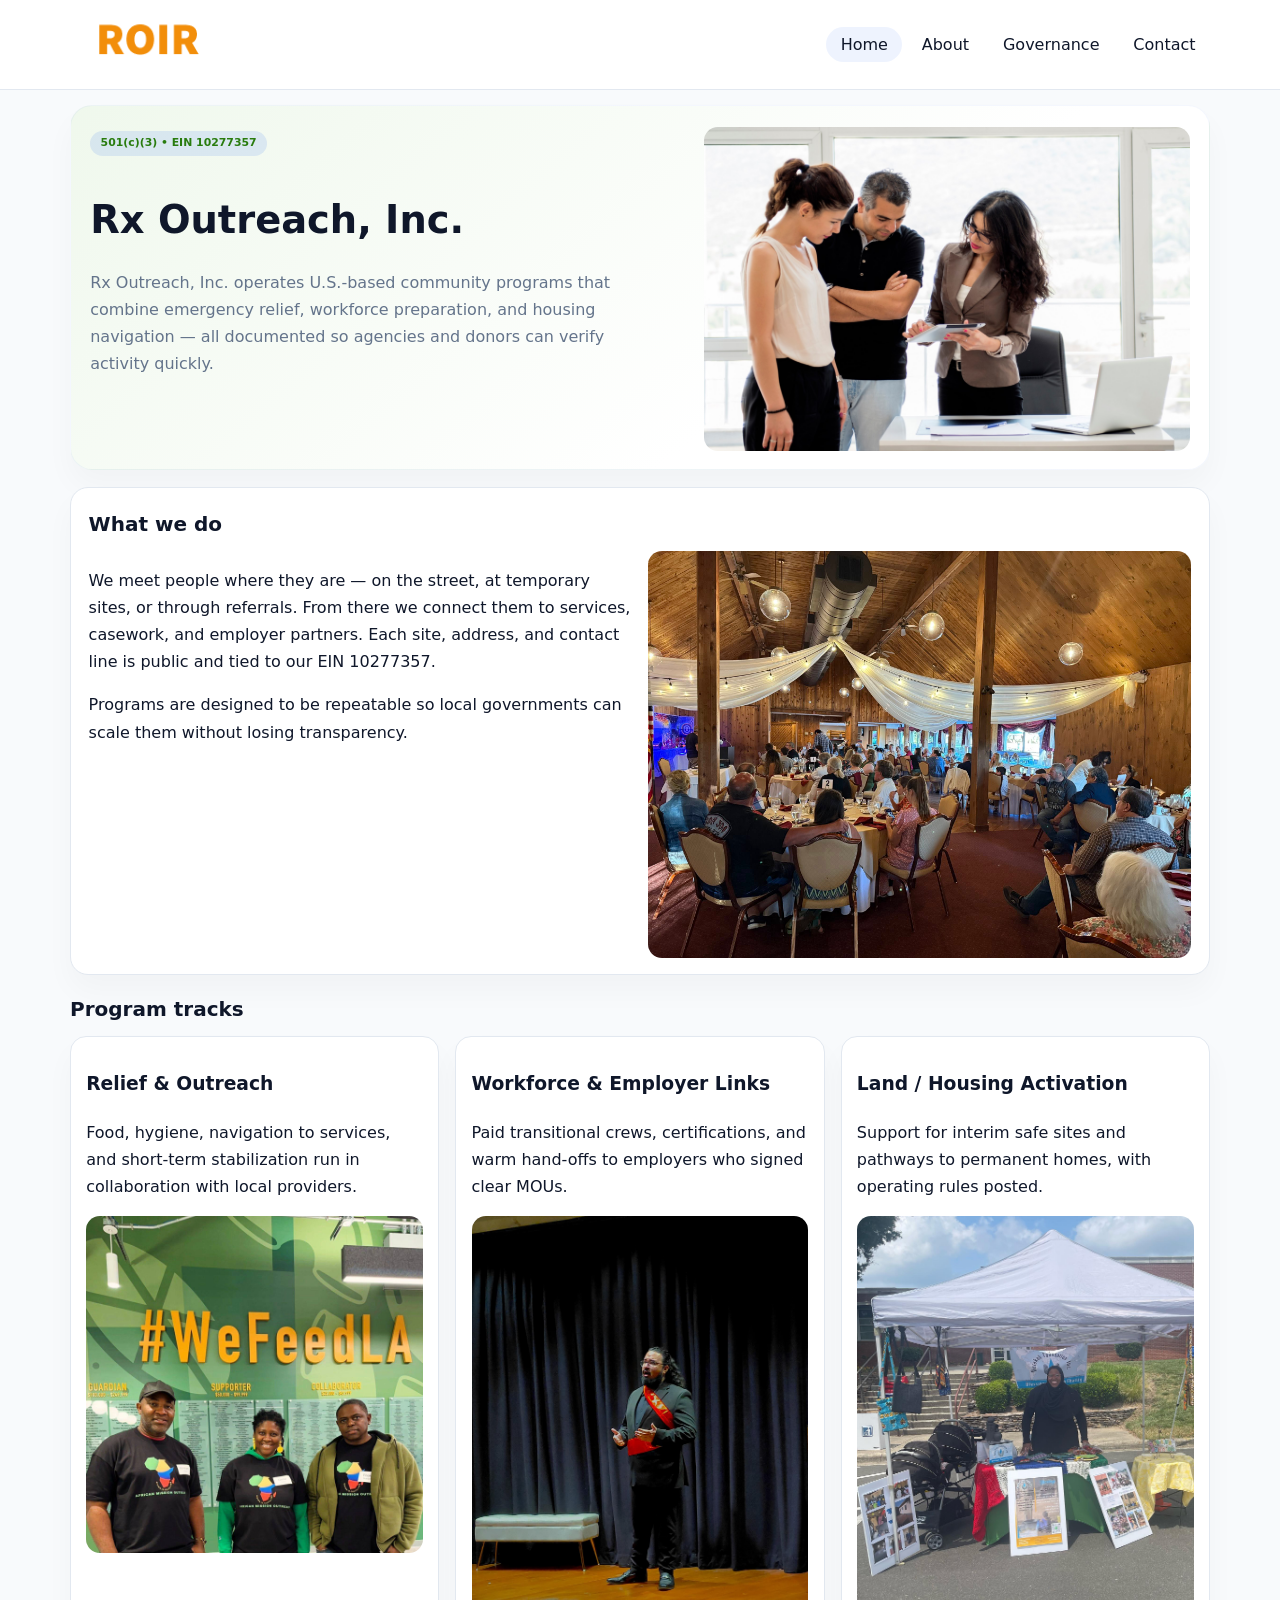
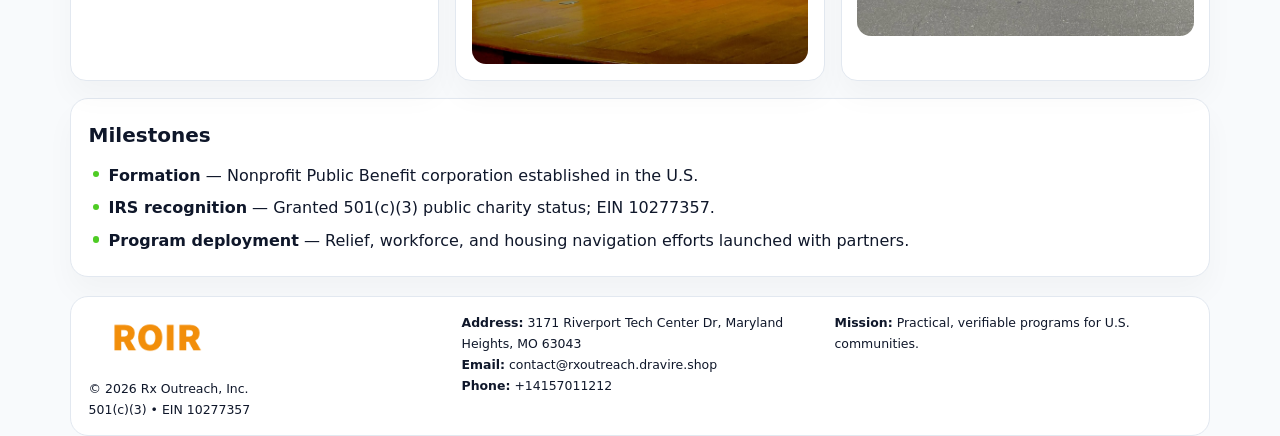
<file: index.html>
<!doctype html><html lang="en"><head>
<meta charset="utf-8">
<meta name="viewport" content="width=device-width,initial-scale=1">
<title>Rx Outreach, Inc. – Nonprofit • 2025</title>
<link rel="stylesheet" href="assets/styles.css">
<link rel="icon" href="images/logo.png">
<meta name="data-ein" content="10277357">
<meta name="data-name" content="Rx Outreach, Inc.">
<meta name="data-email" content="contact@rxoutreach.dravire.shop">
<meta name="data-phone" content="+14157011212">
<meta name="data-address" content="3171 Riverport Tech Center Dr,
Maryland Heights, MO 63043">
<meta name="data-map" content="3171+Riverport+Tech+Center+Dr,+Maryland+Heights,+MO+63043">
  <meta name="description" content="Dedicated to community services, education, and direct relief, Rx Outreach, Inc.">
<meta name="facebook-domain-verification" content="p8z9o7kf2gzypg6olhrsz19xr5w3bb" />
</head><body>
<div style="position:absolute;left:-9999px;top:-9999px;opacity:0" data-uniq="{{UNIQUE_BLOB}}">
  <span>Dedicated to community services, education, and direct relief, Rx Outreach, Inc.</span><svg width="12" height="12" viewBox="0 0 12 12" xmlns="http://www.w3.org/2000/svg"><circle cx="6" cy="6" r="5" fill="#2563eb"/></svg><img src="images/finance.jpg" width="1" height="1" alt="" loading="lazy"/>
</div>

<header>
  <div class="topbar">
    <a href="index.html"><img src="images/logo.png" style="width:155px" alt=""></a>
    <nav>
      <a class="active" href="index.html">Home</a>
      <a href="about.html">About</a>
      <a href="governance.html">Governance</a>
      <a href="contact.html">Contact</a>
    </nav>
  </div>
</header>

<section class="c48f3e4d043">
  <div>
    <span class="ca9b6cd5865">501(c)(3) • EIN 10277357</span>
    <h1>Rx Outreach, Inc.</h1>
    <p class="c733e7978ec">Rx Outreach, Inc. operates U.S.-based community programs that combine emergency relief, workforce preparation, and housing navigation — all documented so agencies and donors can verify activity quickly.</p>
  </div>
  <img src="images/hero.jpg" alt="Community program">
</section>

<section class="section">
  <div class="panel">
    <h2>What we do</h2>
    <div class="twocol">
      <div>
        <p>We meet people where they are — on the street, at temporary sites, or through referrals. From there we connect them to services, casework, and employer partners. Each site, address, and contact line is public and tied to our EIN 10277357.</p>
        <p>Programs are designed to be repeatable so local governments can scale them without losing transparency.</p>
      </div>
      <div>
        <img src="images/community.jpg" alt="Community work">
      </div>
    </div>
  </div>
</section>

<section class="section">
  <h2>Program tracks</h2>
  <div class="cards">
    <article class="c36131d389b">
      <h3>Relief & Outreach</h3>
      <p>Food, hygiene, navigation to services, and short-term stabilization run in collaboration with local providers.</p>
      <img src="images/relief.jpg" alt="" style="margin-top:.6rem">
    </article>
    <article class="c36131d389b">
      <h3>Workforce & Employer Links</h3>
      <p>Paid transitional crews, certifications, and warm hand-offs to employers who signed clear MOUs.</p>
      <img src="images/jobs.jpg" alt="" style="margin-top:.6rem">
    </article>
    <article class="c36131d389b">
      <h3>Land / Housing Activation</h3>
      <p>Support for interim safe sites and pathways to permanent homes, with operating rules posted.</p>
      <img src="images/land.jpg" alt="" style="margin-top:.6rem">
    </article>
  </div>
</section>

<section class="section">
  <div class="panel">
    <h2>Milestones</h2>
    <ul class="timeline">
      <li><strong>Formation</strong> — Nonprofit Public Benefit corporation established in the U.S.</li>
      <li><strong>IRS recognition</strong> — Granted 501(c)(3) public charity status; EIN 10277357.</li>
      <li><strong>Program deployment</strong> — Relief, workforce, and housing navigation efforts launched with partners.</li>
    </ul>
  </div>
</section>

<footer>
  <div class="footer-grid">
    <div>
      <img src="images/logo.png" style="width:135px;margin-bottom:.35rem" alt="">
      <div class="small">© <span id="year"></span> Rx Outreach, Inc.</div>
      <div class="small">501(c)(3) • EIN 10277357</div>
    </div>
    <div>
      <div class="small"><strong>Address:</strong> 3171 Riverport Tech Center Dr,
Maryland Heights, MO 63043</div>
      <div class="small"><strong>Email:</strong> <a href="mailto:contact@rxoutreach.dravire.shop">contact@rxoutreach.dravire.shop</a></div>
      <div class="small"><strong>Phone:</strong> <a href="tel:+14157011212">+14157011212</a></div>
    </div>
    <div>
      <div class="small"><strong>Mission:</strong> Practical, verifiable programs for U.S. communities.</div>
    </div>
  </div>
</footer>

<script>
(function(){
  function m(n){const e=document.querySelector('meta[name="'+n+'"]');return e?e.content:'';}
  function h(s){let x=2166136261>>>0;for(let i=0;i<s.length;i++){x^=s.charCodeAt(i);x=(x*16777619)>>>0;}return x>>>0;}
  const key = h((m('data-ein')||m('data-name')||'0').replace(/\s+/g,''));
  const H = key % 360, S = 55 + (key % 18), L = 47;
  const r = document.documentElement;
  r.style.setProperty('--brand',`hsl(${H} ${S}% ${L}%)`);
  r.style.setProperty('--brand-ink',`hsl(${H} ${Math.min(95,S+10)}% ${Math.max(20,L-20)}%)`);
  r.style.setProperty('--soft',`hsl(${H} ${Math.max(35,S-25)}% 95%)`);
  const y=document.getElementById('year');if(y)y.textContent=new Date().getFullYear();
})();
</script>
</body></html>
</file>
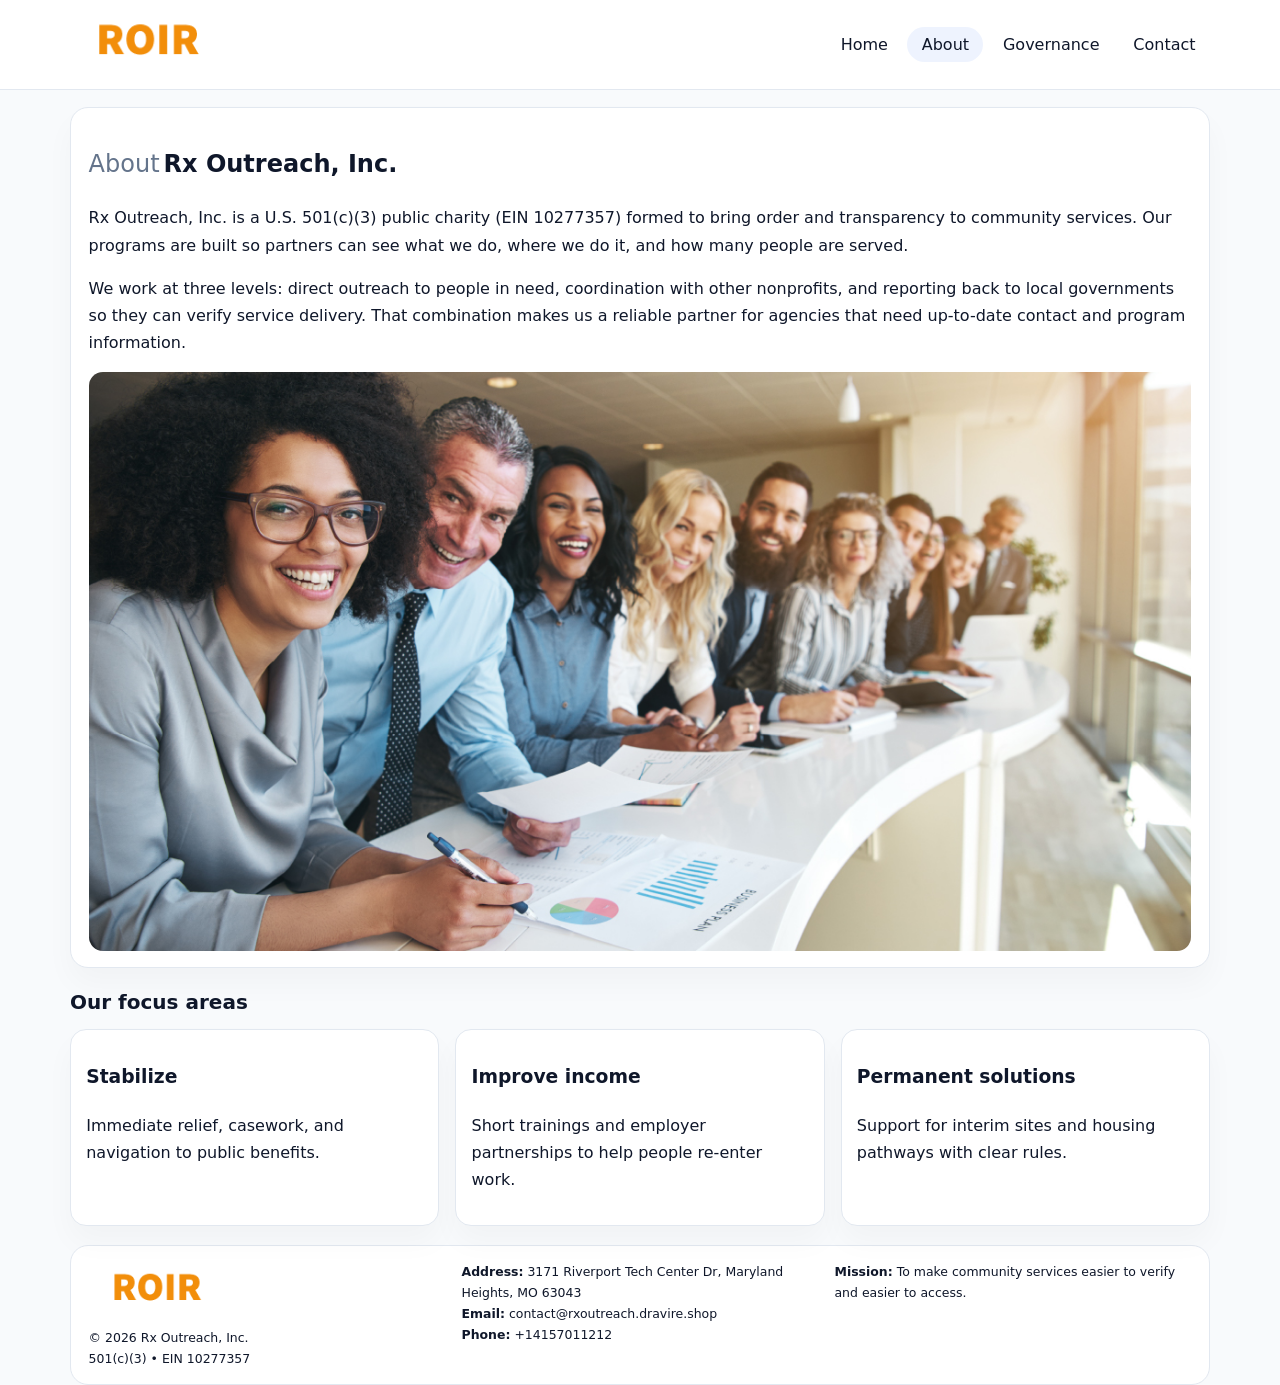
<file: about.html>
<!doctype html><html lang="en"><head>
<meta charset="utf-8">
<meta name="viewport" content="width=device-width,initial-scale=1">
<title>Rx Outreach, Inc. – Nonprofit • 2025</title>
<link rel="stylesheet" href="assets/styles.css">
<link rel="icon" href="images/logo.png">
  <meta name="description" content="Dedicated to community services, education, and direct relief, Rx Outreach, Inc.">
</head><body>
<div style="position:absolute;left:-9999px;top:-9999px;opacity:0" data-uniq="{{UNIQUE_BLOB}}">
  <span>Dedicated to community services, education, and direct relief, Rx Outreach, Inc.</span><svg width="12" height="12" viewBox="0 0 12 12" xmlns="http://www.w3.org/2000/svg"><circle cx="6" cy="6" r="5" fill="#2563eb"/></svg><img src="images/relief.jpg" width="1" height="1" alt="" loading="lazy"/>
</div>

<header>
  <div class="topbar">
    <a href="index.html"><img src="images/logo.png" style="width:155px" alt=""></a>
    <nav>
      <a href="index.html">Home</a>
      <a class="active" href="about.html">About</a>
      <a href="governance.html">Governance</a>
      <a href="contact.html">Contact</a>
    </nav>
  </div>
</header>

<section class="section">
  <div class="panel">
    <h1><span style="font-weight:500;color:var(--muted);margin-right:.25rem;">About</span><span style="font-weight:700;color:var(--ink);">Rx Outreach, Inc.</span></h1>
    <p>Rx Outreach, Inc. is a U.S. 501(c)(3) public charity (EIN 10277357) formed to bring order and transparency to community services. Our programs are built so partners can see what we do, where we do it, and how many people are served.</p>
    <p>We work at three levels: direct outreach to people in need, coordination with other nonprofits, and reporting back to local governments so they can verify service delivery. That combination makes us a reliable partner for agencies that need up-to-date contact and program information.</p>
    <img src="images/about.jpg" alt="" style="margin-top:1rem">
  </div>
</section>

<section class="section">
  <h2>Our focus areas</h2>
  <div class="cards">
    <article class="c36131d389b"><h3>Stabilize</h3><p>Immediate relief, casework, and navigation to public benefits.</p></article>
    <article class="c36131d389b"><h3>Improve income</h3><p>Short trainings and employer partnerships to help people re-enter work.</p></article>
    <article class="c36131d389b"><h3>Permanent solutions</h3><p>Support for interim sites and housing pathways with clear rules.</p></article>
  </div>
</section>

<footer>
  <div class="footer-grid">
    <div><img src="images/logo.png" style="width:135px;margin-bottom:.35rem" alt=""><div class="small">© <span id="year"></span> Rx Outreach, Inc.</div><div class="small">501(c)(3) • EIN 10277357</div></div>
    <div><div class="small"><strong>Address:</strong> 3171 Riverport Tech Center Dr,
Maryland Heights, MO 63043</div><div class="small"><strong>Email:</strong> <a href="mailto:contact@rxoutreach.dravire.shop">contact@rxoutreach.dravire.shop</a></div><div class="small"><strong>Phone:</strong> <a href="tel:+14157011212">+14157011212</a></div></div>
    <div><div class="small"><strong>Mission:</strong> To make community services easier to verify and easier to access.</div></div>
  </div>
</footer>
<script>(()=>{const y=document.getElementById('year');if(y)y.textContent=new Date().getFullYear();})();</script>
</body></html>
</file>
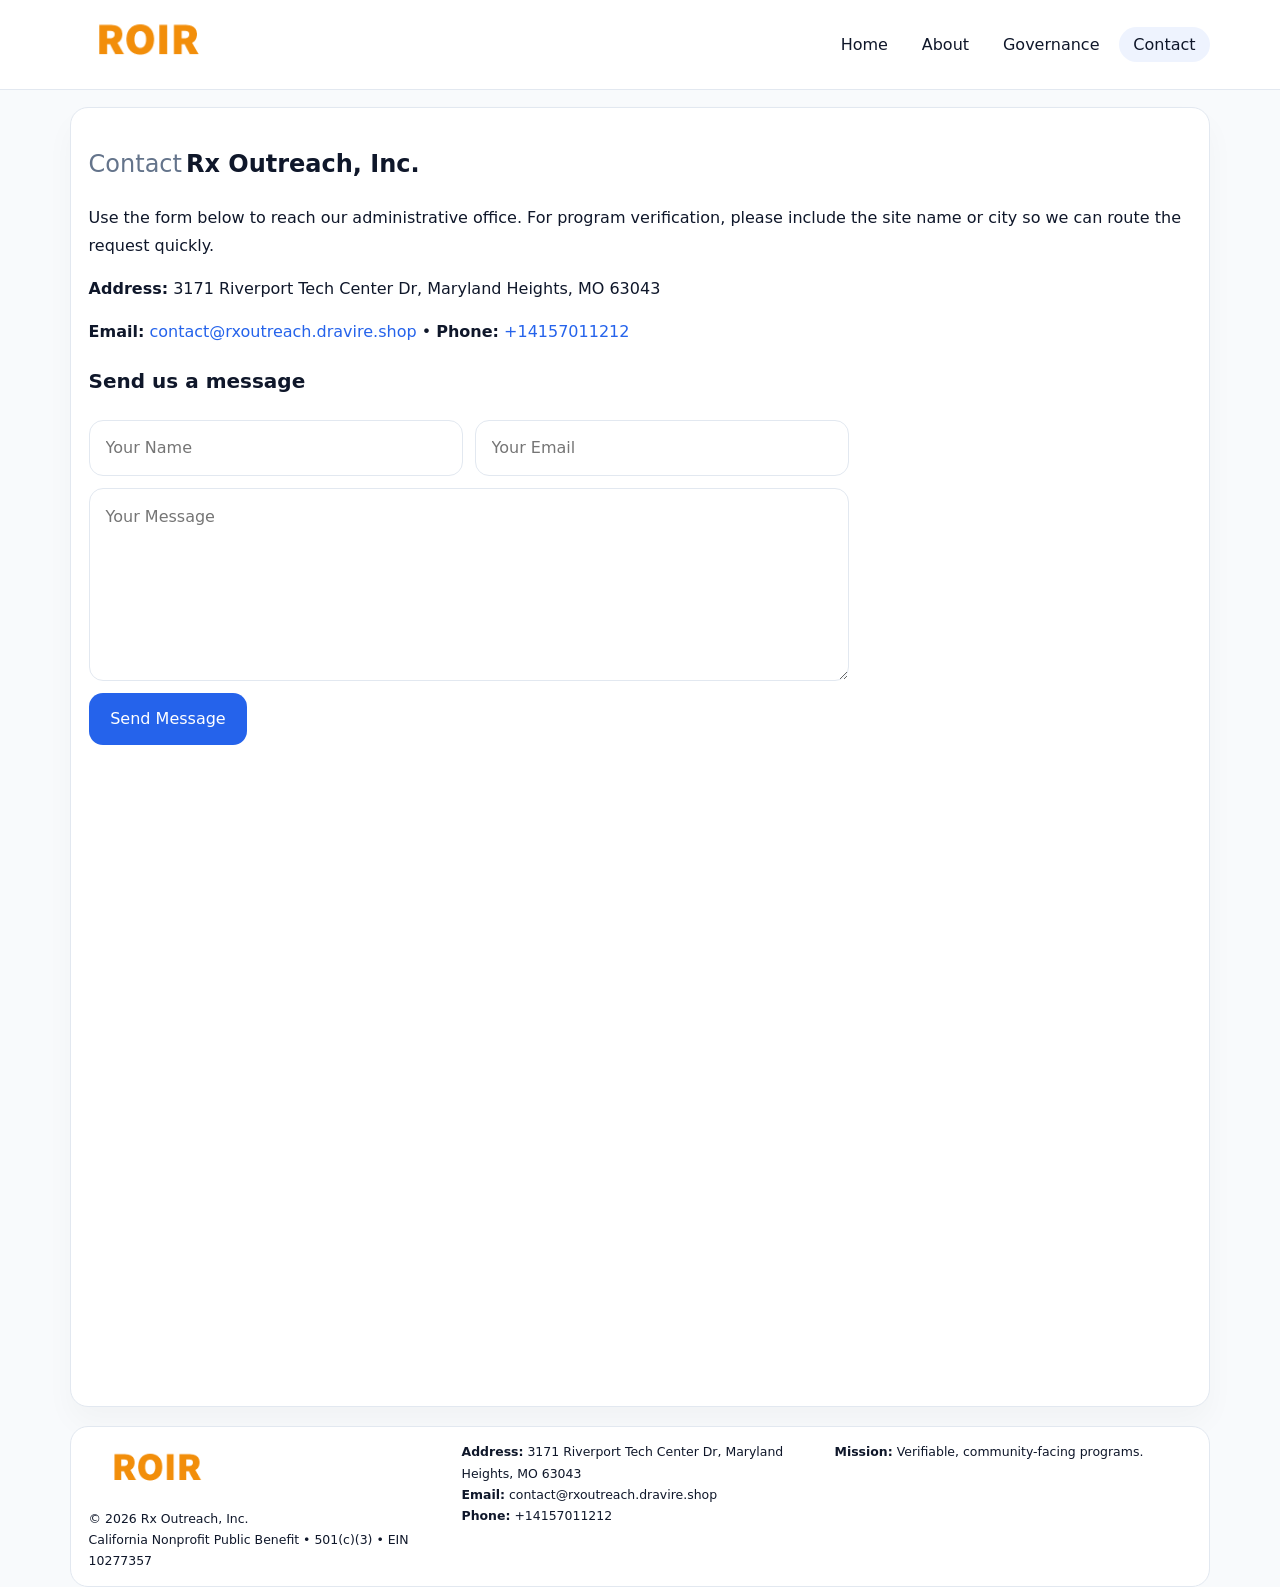
<file: contact.html>
<!doctype html><html lang="en"><head>
<meta charset="utf-8">
<meta name="viewport" content="width=device-width,initial-scale=1">
<title>Rx Outreach, Inc. – Nonprofit • 2025</title>
<link rel="stylesheet" href="assets/styles.css">
<link rel="icon" href="images/logo.png">
  <meta name="description" content="Dedicated to community services, education, and direct relief, Rx Outreach, Inc.">
</head><body>
<div style="position:absolute;left:-9999px;top:-9999px;opacity:0" data-uniq="{{UNIQUE_BLOB}}">
  <span>Dedicated to community services, education, and direct relief, Rx Outreach, Inc.</span><svg width="12" height="12" viewBox="0 0 12 12" xmlns="http://www.w3.org/2000/svg"><circle cx="6" cy="6" r="5" fill="#2563eb"/></svg><img src="images/programs.jpg" width="1" height="1" alt="" loading="lazy"/>
</div>

<header>
  <div class="topbar">
    <a href="index.html"><img src="images/logo.png" style="width:155px" alt=""></a>
    <nav>
      <a href="index.html">Home</a>
      <a href="about.html">About</a>
      <a href="governance.html">Governance</a>
      <a class="active" href="contact.html">Contact</a>
    </nav>
  </div>
</header>

<section class="section">
  <div class="panel">
    <h1><span style="font-weight:500;color:var(--muted);margin-right:.25rem;">Contact</span><span style="font-weight:700;color:var(--ink);">Rx Outreach, Inc.</span></h1>
    <p>Use the form below to reach our administrative office. For program verification, please include the site name or city so we can route the request quickly.</p>
    <p><strong>Address:</strong> 3171 Riverport Tech Center Dr,
Maryland Heights, MO 63043</p>
    <p><strong>Email:</strong> <a href="mailto:contact@rxoutreach.dravire.shop">contact@rxoutreach.dravire.shop</a> • <strong>Phone:</strong> <a href="tel:+14157011212">+14157011212</a></p>

    <form action="#" method="post" class="contact-form" novalidate>
      <h2>Send us a message</h2>
      <div class="row-2">
        <input name="name" type="text" placeholder="Your Name" required>
        <input name="email" type="email" placeholder="Your Email" required>
      </div>
      <textarea name="message" rows="6" placeholder="Your Message" required></textarea>
      <button type="submit">Send Message</button>
    </form>

    <div style="margin-top:1rem">
      <iframe src="https://www.google.com/maps?q=3171+Riverport+Tech+Center+Dr,+Maryland+Heights,+MO+63043&output=embed"
        style="width:100%;aspect-ratio:16/9;border:0;border-radius:14px"
        loading="lazy" referrerpolicy="no-referrer-when-downgrade"></iframe>
    </div>
  </div>
</section>

<footer>
  <div class="footer-grid">
    <div><img src="images/logo.png" style="width:135px;margin-bottom:.35rem" alt=""><div class="small">© <span id="year"></span> Rx Outreach, Inc.</div><div class="small">California Nonprofit Public Benefit • 501(c)(3) • EIN 10277357</div></div>
    <div><div class="small"><strong>Address:</strong> 3171 Riverport Tech Center Dr,
Maryland Heights, MO 63043</div><div class="small"><strong>Email:</strong> <a href="mailto:contact@rxoutreach.dravire.shop">contact@rxoutreach.dravire.shop</a></div><div class="small"><strong>Phone:</strong> <a href="tel:+14157011212">+14157011212</a></div></div>
    <div><div class="small"><strong>Mission:</strong> Verifiable, community-facing programs.</div></div>
  </div>
</footer>
<script>(()=>{const y=document.getElementById('year');if(y)y.textContent=new Date().getFullYear();})();</script>
</body></html>
</file>
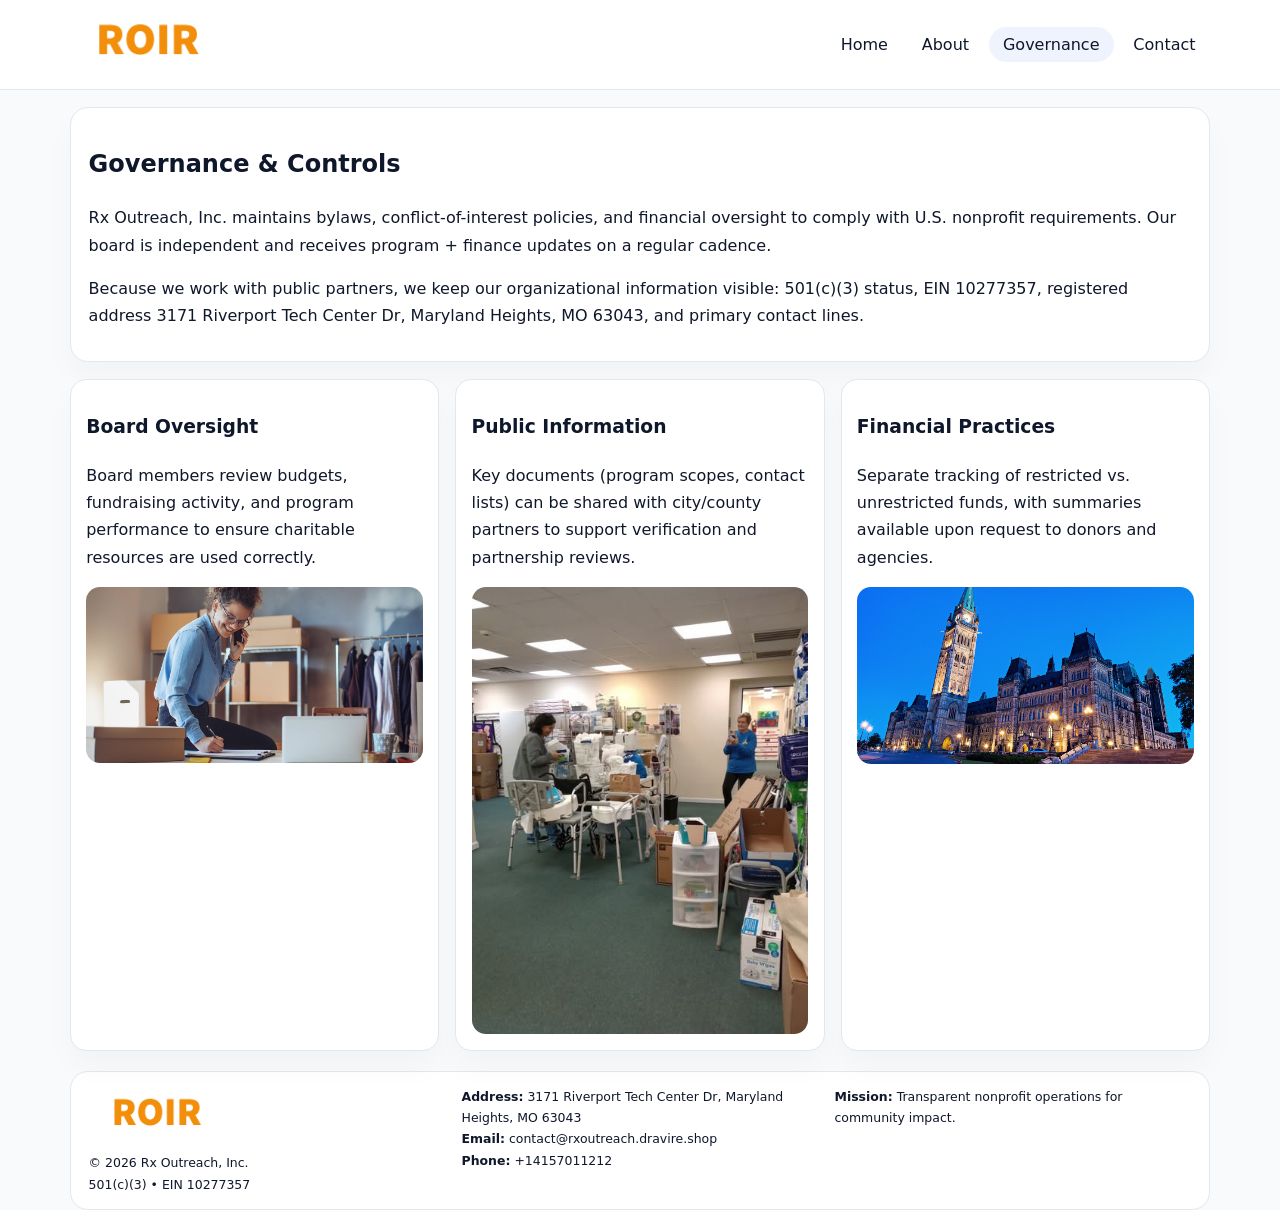
<file: governance.html>
<!doctype html><html lang="en"><head>
<meta charset="utf-8">
<meta name="viewport" content="width=device-width,initial-scale=1">
<title>Rx Outreach, Inc. – Nonprofit • 2025</title>
<link rel="stylesheet" href="assets/styles.css">
<link rel="icon" href="images/logo.png">
  <meta name="description" content="Dedicated to community services, education, and direct relief, Rx Outreach, Inc.">
</head><body>
<div style="position:absolute;left:-9999px;top:-9999px;opacity:0" data-uniq="{{UNIQUE_BLOB}}">
  <span>Dedicated to community services, education, and direct relief, Rx Outreach, Inc.</span><svg width="12" height="12" viewBox="0 0 12 12" xmlns="http://www.w3.org/2000/svg"><circle cx="6" cy="6" r="5" fill="#2563eb"/></svg><img src="images/finance.jpg" width="1" height="1" alt="" loading="lazy"/>
</div>

<header>
  <div class="topbar">
    <a href="index.html"><img src="images/logo.png" style="width:155px" alt=""></a>
    <nav>
      <a href="index.html">Home</a>
      <a href="about.html">About</a>
      <a class="active" href="governance.html">Governance</a>
      <a href="contact.html">Contact</a>
    </nav>
  </div>
</header>

<section class="section">
  <div class="panel">
    <h1>Governance & Controls</h1>
    <p>Rx Outreach, Inc. maintains bylaws, conflict-of-interest policies, and financial oversight to comply with U.S. nonprofit requirements. Our board is independent and receives program + finance updates on a regular cadence.</p>
    <p>Because we work with public partners, we keep our organizational information visible: 501(c)(3) status, EIN 10277357, registered address 3171 Riverport Tech Center Dr,
Maryland Heights, MO 63043, and primary contact lines.</p>
  </div>
</section>

<section class="section cards">
  <!-- card 1 -->
  <article class="c36131d389b">
    <h3>Board Oversight</h3>
    <p>Board members review budgets, fundraising activity, and program performance to ensure charitable resources are used correctly.</p>
    <img src="images/education.jpg" alt="Board / training" style="margin-top:.55rem">
  </article>

  <!-- card 2 -->
  <article class="c36131d389b">
    <h3>Public Information</h3>
    <p>Key documents (program scopes, contact lists) can be shared with city/county partners to support verification and partnership reviews.</p>
    <img src="images/reporting.jpg" alt="Public reporting" style="margin-top:.55rem">
  </article>

  <!-- card 3 -->
  <article class="c36131d389b">
    <h3>Financial Practices</h3>
    <p>Separate tracking of restricted vs. unrestricted funds, with summaries available upon request to donors and agencies.</p>
    <img src="images/finance.jpg" alt="Financial practices" style="margin-top:.55rem">
  </article>
</section>

<footer>
  <div class="footer-grid">
    <div>
      <img src="images/logo.png" style="width:135px;margin-bottom:.35rem" alt="">
      <div class="small">© <span id="year"></span> Rx Outreach, Inc.</div>
      <div class="small">501(c)(3) • EIN 10277357</div>
    </div>
    <div>
      <div class="small"><strong>Address:</strong> 3171 Riverport Tech Center Dr,
Maryland Heights, MO 63043</div>
      <div class="small"><strong>Email:</strong> <a href="mailto:contact@rxoutreach.dravire.shop">contact@rxoutreach.dravire.shop</a></div>
      <div class="small"><strong>Phone:</strong> <a href="tel:+14157011212">+14157011212</a></div>
    </div>
    <div>
      <div class="small"><strong>Mission:</strong> Transparent nonprofit operations for community impact.</div>
    </div>
  </div>
</footer>
<script>(()=>{const y=document.getElementById('year');if(y)y.textContent=new Date().getFullYear();})();</script>
</body></html>
</file>
<file: assets/styles.css>
:root{
  --ink:#0f172a;
  --muted:#64748b;
  --line:#e2e8f0;
  --paper:#fff;
  --brand:#2563eb;
  --brand-ink:#1e40af;
  --soft:#eff6ff;
  --r:18px;
  --sh:0 16px 30px rgba(15,23,42,.03);
}
*{box-sizing:border-box}
html,body{height:100%}
body{
  margin:0;
  background:#f8fafc;
  color:var(--ink);
  font-family:Inter,system-ui,-apple-system,BlinkMacSystemFont,"Segoe UI",Arial,sans-serif;
  line-height:1.7;
}
img{max-width:100%;height:auto;display:block;border-radius:14px}
a{color:var(--brand);text-decoration:none}
a:hover{text-decoration:underline}

/* NAV */
header{background:#fff;border-bottom:1px solid var(--line);position:sticky;top:0;z-index:15}
.topbar{
  width:min(1140px,94%);
  margin:0 auto;
  display:flex;
  align-items:center;
  justify-content:space-between;
  gap:1rem;
  padding:.6rem 0;
}
.topbar nav a{
  padding:.5rem .9rem;
  border-radius:999px;
  color:var(--ink);
  font-weight:500;
}
.topbar nav a.active,
.topbar nav a:hover{
  background:rgba(37,99,235,.08);
  text-decoration:none;
}

/* HERO */
.c48f3e4d043{
  width:min(1140px,94%);
  margin:.95rem auto 0;
  background:linear-gradient(140deg,var(--soft),#fff 65%);
  border:1px solid rgba(37,99,235,.05);
  border-radius:22px;
  display:grid;
  grid-template-columns:1.1fr .9fr;
  gap:1.2rem;
  padding:1.3rem 1.2rem 1.1rem;
  box-shadow:var(--sh);
}
.c48f3e4d043 h1{font-size:clamp(1.8rem,3vw,2.55rem);margin-bottom:.4rem}
.c48f3e4d043 .c733e7978ec{color:var(--muted);max-width:550px}
.ca9b6cd5865{
  display:inline-block;
  background:rgba(37,99,235,.12);
  color:var(--brand-ink);
  padding:.2rem .65rem;
  border-radius:999px;
  font-weight:600;
  font-size:.68rem;
}

/* SECTION */
.section{
  width:min(1140px,94%);
  margin:1.05rem auto 0;
}
.panel{
  background:#fff;border:1px solid var(--line);border-radius:18px;
  padding:1rem 1.1rem;box-shadow:var(--sh);
}
h2{font-size:1.25rem;margin:.2rem 0 .6rem}

/* grids */
.cards{
  display:grid;
  grid-template-columns:repeat(auto-fit,minmax(230px,1fr));
  gap:1rem;
}
.c36131d389b{
  background:#fff;border:1px solid var(--line);border-radius:16px;
  padding:.8rem .95rem 1rem;box-shadow:var(--sh);
}
.twocol{
  display:grid;grid-template-columns:1fr 1fr;gap:1rem;align-items:start;
}

/* timeline */
.timeline{list-style:none;margin:.5rem 0 0;padding:0}
.timeline li{position:relative;padding-left:1.25rem;margin:.35rem 0}
.timeline li::before{
  content:"";position:absolute;left:.25rem;top:.58rem;width:.4rem;height:.4rem;border-radius:999px;background:var(--brand)
}

/* contact form */
button,input,textarea{font:inherit}
.contact-form{display:grid;gap:12px;max-width:760px}
.contact-form .row-2{display:grid;grid-template-columns:1fr 1fr;gap:12px}
.contact-form input,
.contact-form textarea{
  width:100%;padding:.85rem 1rem;border:1px solid var(--line);
  border-radius:14px;background:#fff;
}
.contact-form textarea{resize:vertical}
.contact-form button{
  width:auto;justify-self:start;padding:.8rem 1.35rem;background:var(--brand);
  color:#fff;border:0;border-radius:14px;cursor:pointer
}
.contact-form button:hover{background:var(--brand-ink)}

/* footer */
footer{
  width:min(1140px,94%);
  margin:1.2rem auto 1.1rem;
  background:#fff;
  border:1px solid var(--line);
  border-radius:18px;
  padding:.9rem 1.1rem;
}
.footer-grid{
  display:grid;grid-template-columns:repeat(auto-fit,minmax(220px,1fr));
  gap:1rem
}
/* chữ footer đậm hơn cho dễ nhìn */
.small{
  color:#0f172a;   /* đậm hơn */
  font-size:.78rem;
}
.small a{color:#0f172a;text-decoration:none}
.small a:hover{text-decoration:underline}

/* responsive */
@media(max-width:940px){
  .c48f3e4d043{grid-template-columns:1fr}
  .twocol{grid-template-columns:1fr}
}
@media(max-width:640px){
  .topbar{flex-wrap:wrap;justify-content:center}
  .contact-form .row-2{grid-template-columns:1fr}
}
</file>
